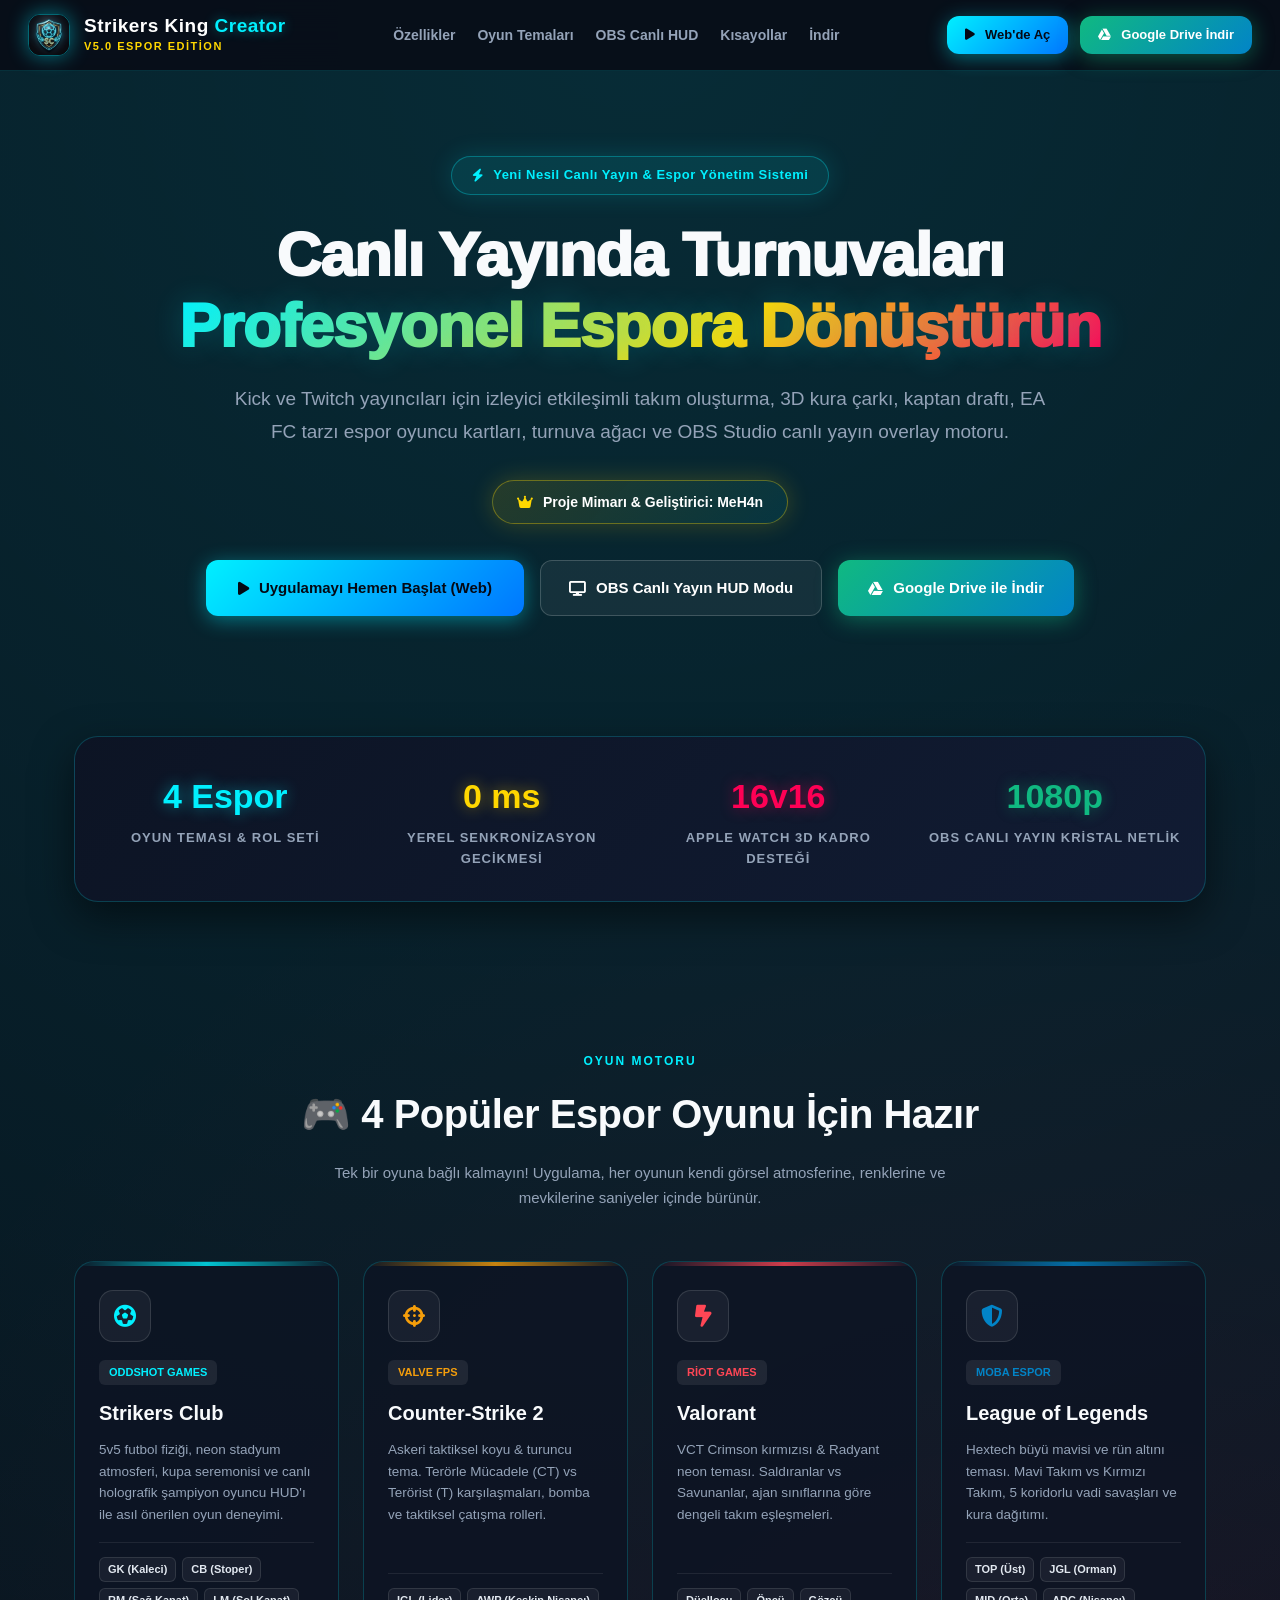
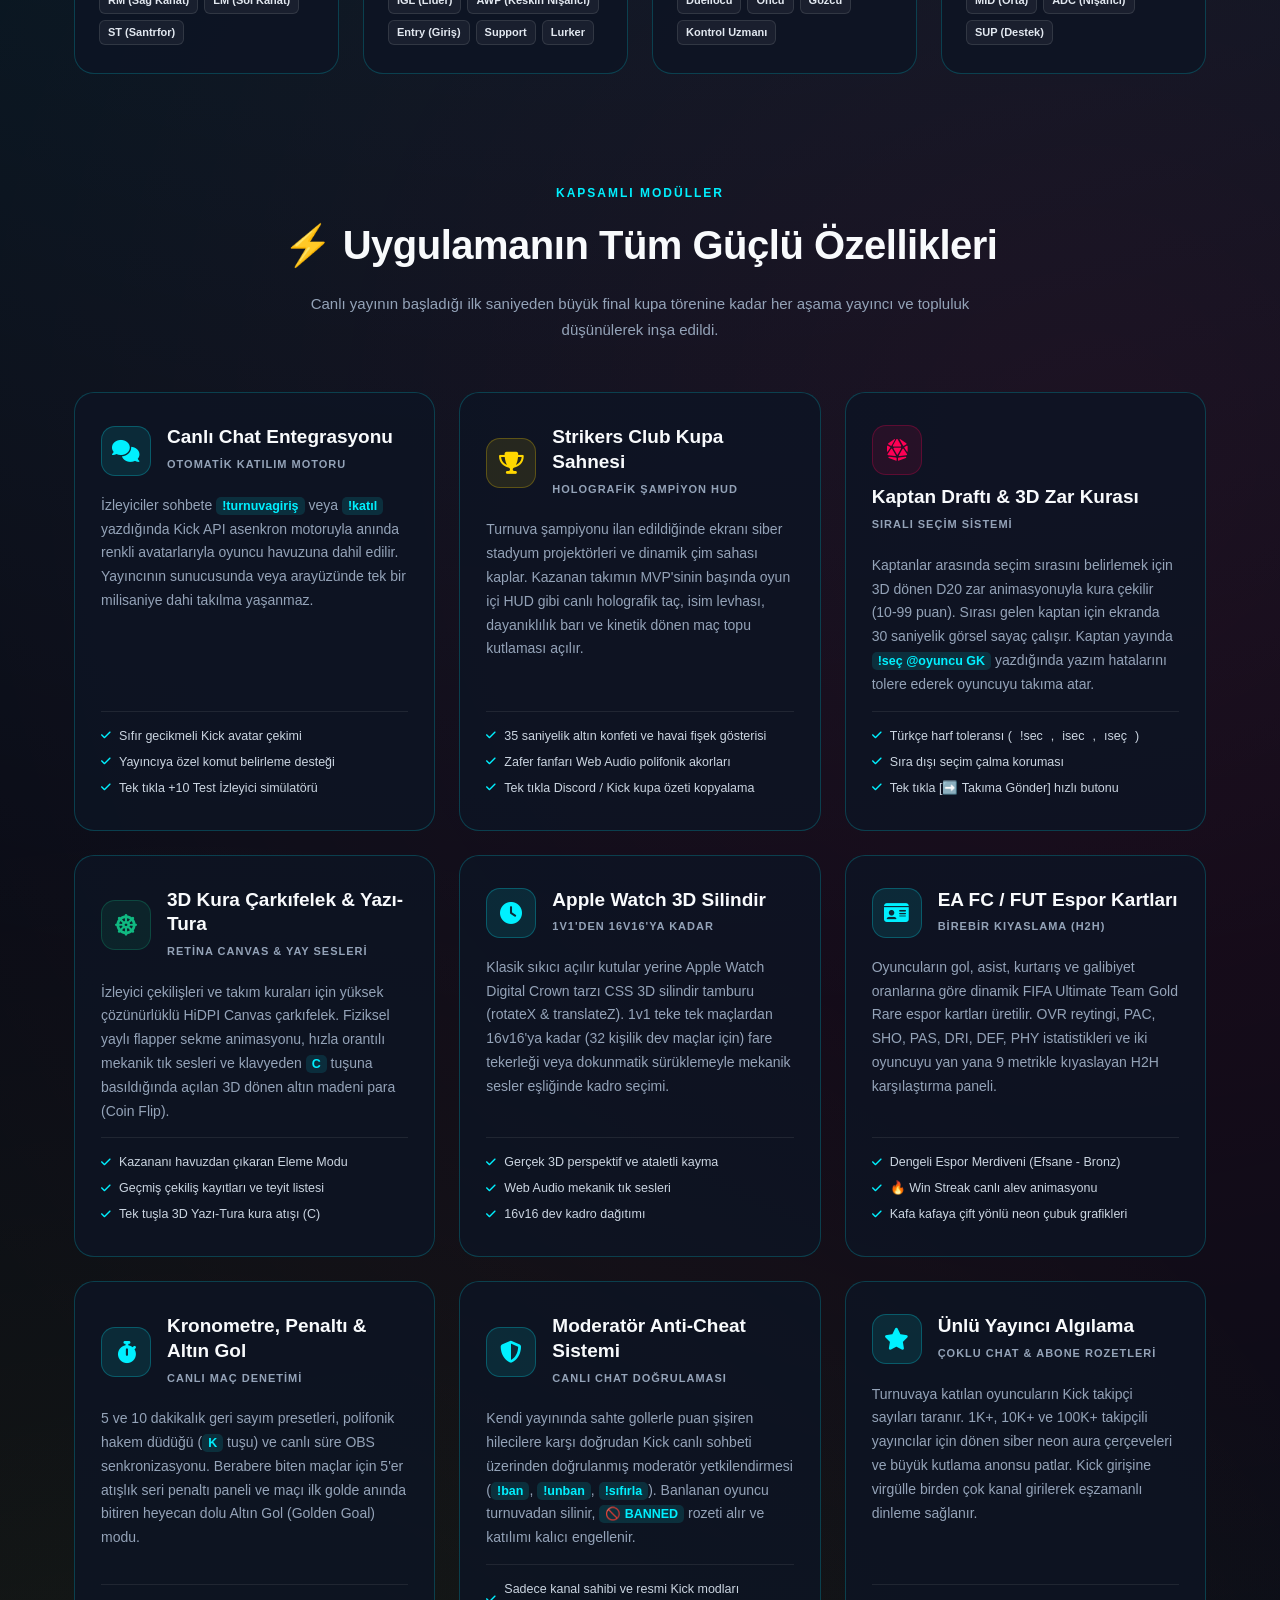
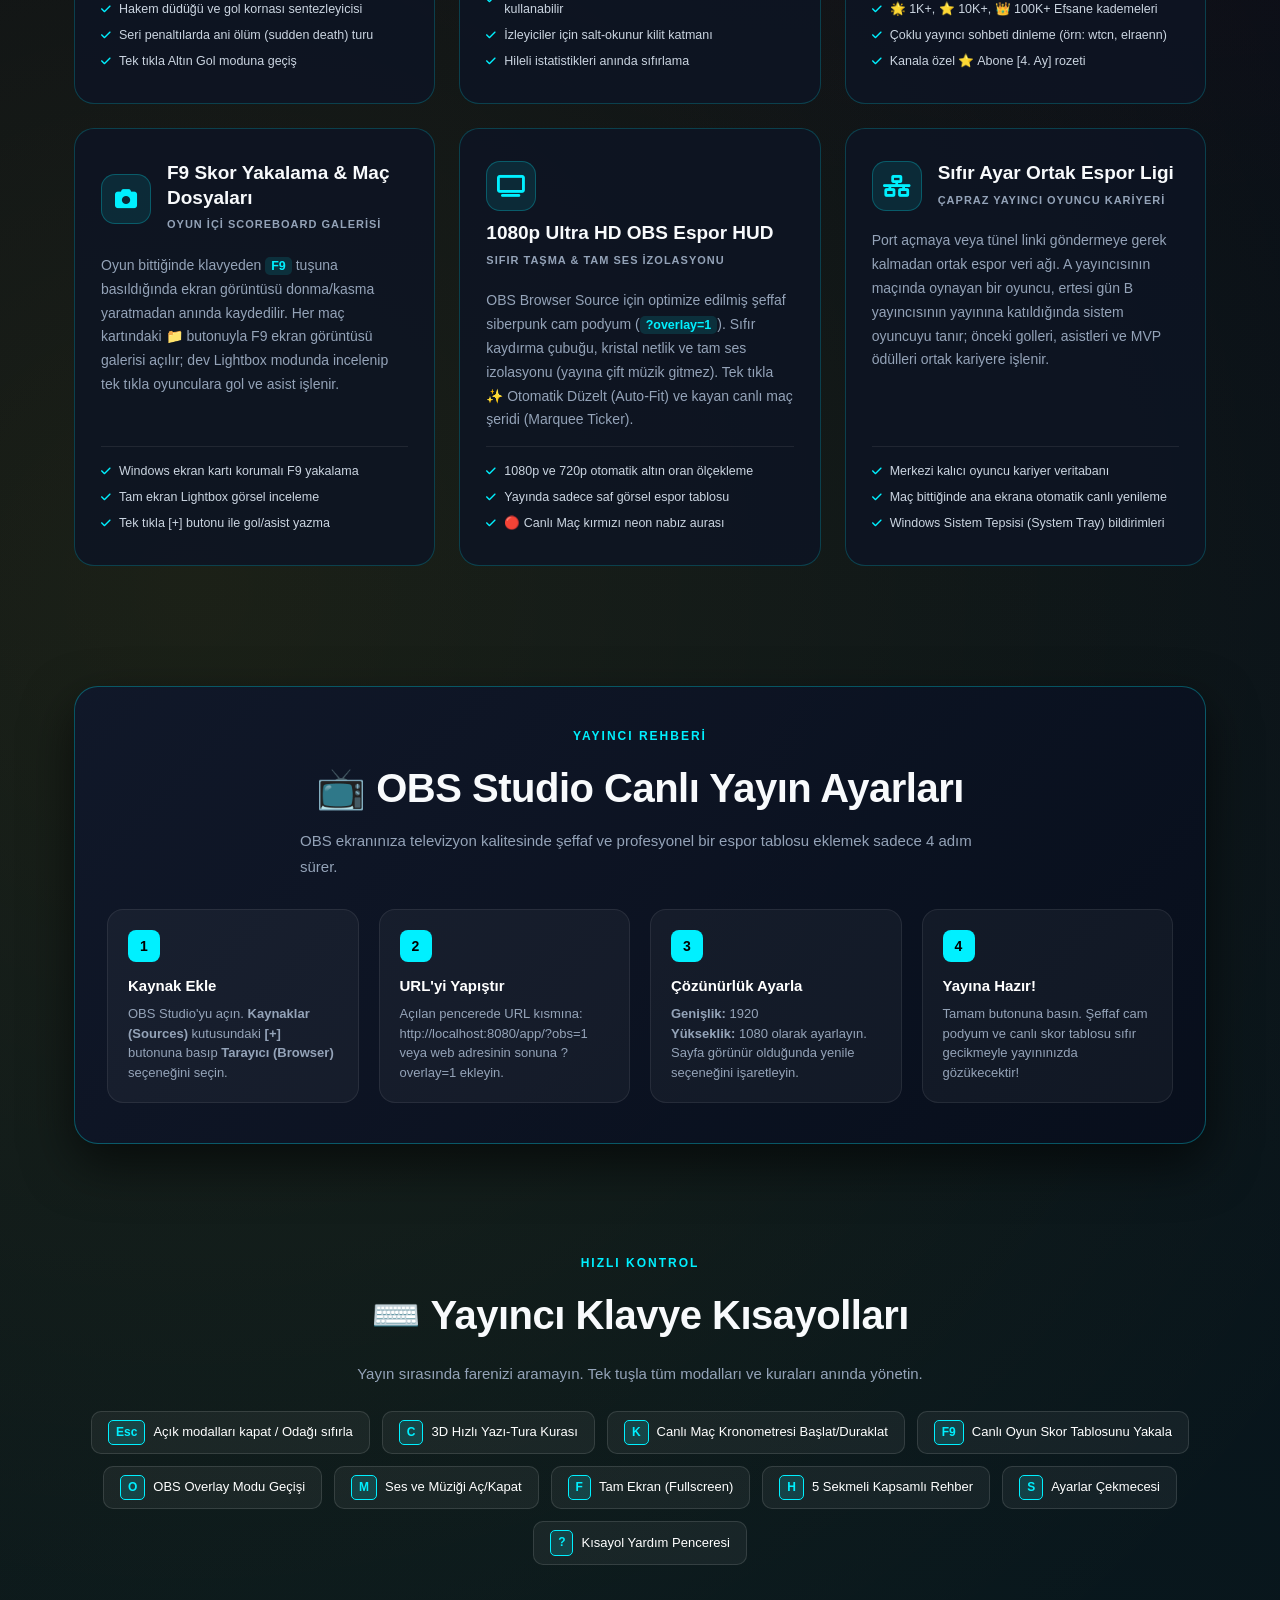
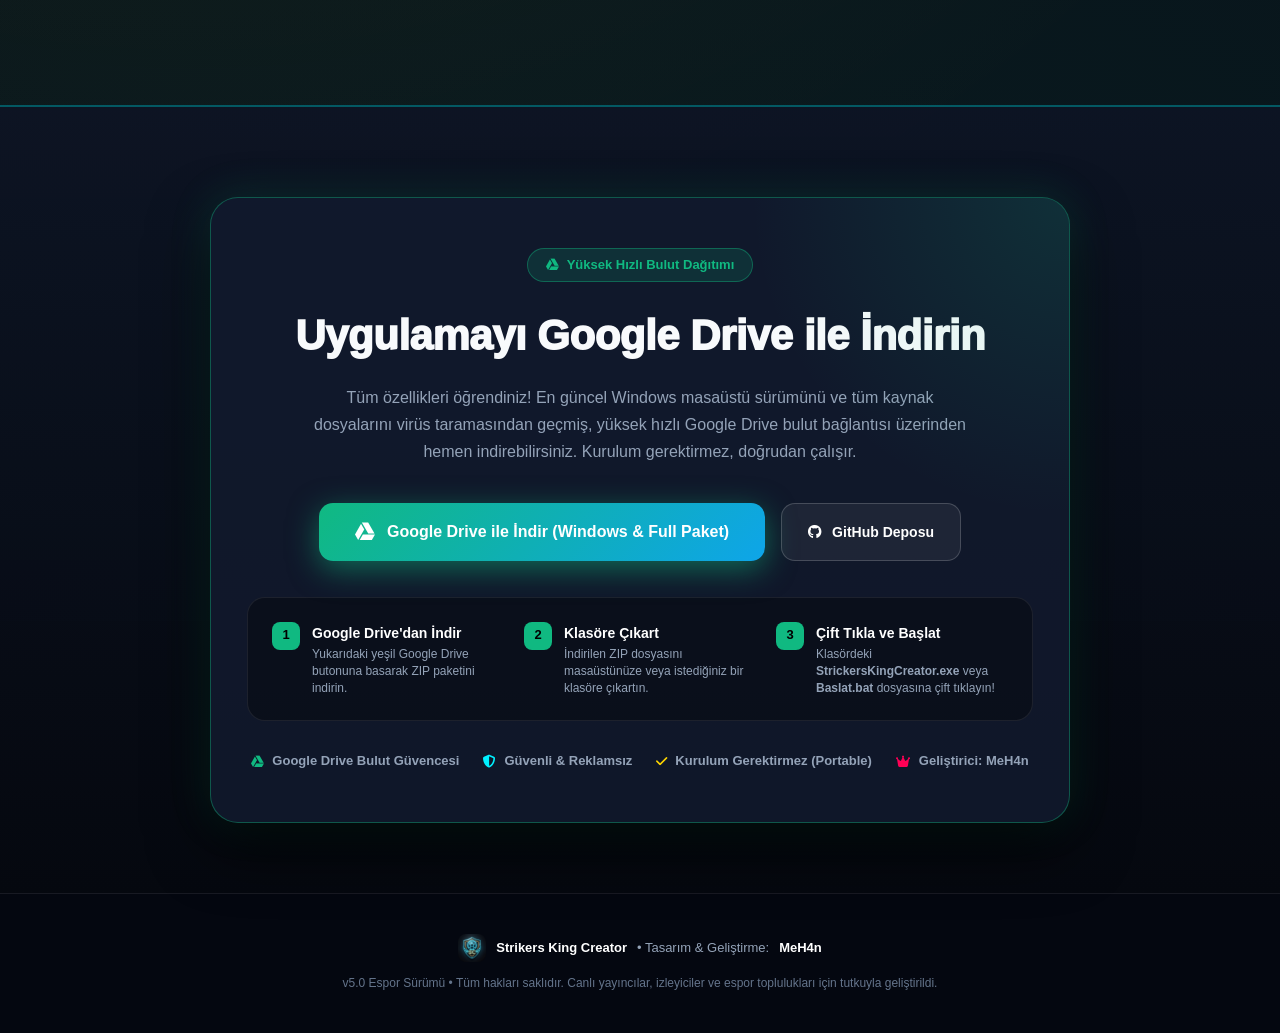
<file: index.html>
<!DOCTYPE html>
<html lang="tr">
<head>
    <meta charset="UTF-8">
    <meta name="viewport" content="width=device-width, initial-scale=1.0">
    <title>Strikers King Creator - Espor Turnuva & Takım Seçme Uygulaması | MeH4n</title>
    <link rel="icon" type="image/x-icon" href="app/app.ico">
    <link rel="stylesheet" href="https://cdnjs.cloudflare.com/ajax/libs/font-awesome/6.4.0/css/all.min.css">
    <style>
        :root {
            --primary: #00f0ff;
            --primary-glow: rgba(0, 240, 255, 0.45);
            --gold: #ffd700;
            --gold-glow: rgba(255, 215, 0, 0.45);
            --accent: #ff0055;
            --accent-glow: rgba(255, 0, 85, 0.45);
            --emerald: #10b981;
            --emerald-glow: rgba(16, 185, 129, 0.45);
            --bg-dark: #080c16;
            --bg-card: rgba(13, 20, 36, 0.85);
            --border-card: rgba(0, 240, 255, 0.2);
            --text-main: #f8fafc;
            --text-muted: #94a3b8;
            --font-stack: -apple-system, BlinkMacSystemFont, 'Segoe UI', Roboto, Helvetica, Arial, sans-serif;
        }

        * {
            margin: 0;
            padding: 0;
            box-sizing: border-box;
            font-family: var(--font-stack);
            scroll-behavior: smooth;
        }

        body {
            background-color: var(--bg-dark);
            color: var(--text-main);
            min-height: 100vh;
            line-height: 1.6;
            overflow-x: hidden;
            background-image: 
                radial-gradient(circle at 50% 0%, rgba(0, 240, 255, 0.14) 0%, transparent 45%),
                radial-gradient(circle at 85% 35%, rgba(255, 0, 85, 0.09) 0%, transparent 35%),
                radial-gradient(circle at 15% 65%, rgba(255, 215, 0, 0.08) 0%, transparent 35%),
                radial-gradient(circle at 50% 100%, rgba(16, 185, 129, 0.1) 0%, transparent 50%);
        }

        /* Navigasyon */
        nav {
            position: sticky;
            top: 0;
            z-index: 1000;
            backdrop-filter: blur(20px);
            background: rgba(8, 12, 22, 0.88);
            border-bottom: 1px solid rgba(0, 240, 255, 0.15);
            padding: 14px 28px;
            display: flex;
            justify-content: space-between;
            align-items: center;
        }

        .nav-brand {
            display: flex;
            align-items: center;
            gap: 14px;
            text-decoration: none;
            color: #fff;
        }

        .nav-logo {
            width: 42px;
            height: 42px;
            border-radius: 12px;
            box-shadow: 0 0 20px var(--primary-glow);
            border: 1px solid rgba(0, 240, 255, 0.4);
        }

        .nav-brand-text {
            display: flex;
            flex-direction: column;
        }

        .nav-title {
            font-size: 19px;
            font-weight: 900;
            letter-spacing: 0.5px;
            line-height: 1.2;
        }

        .nav-title span {
            color: var(--primary);
            text-shadow: 0 0 12px var(--primary-glow);
        }

        .nav-subtitle {
            font-size: 11px;
            font-weight: 700;
            color: var(--gold);
            text-transform: uppercase;
            letter-spacing: 1.5px;
        }

        .nav-links {
            display: flex;
            gap: 22px;
            align-items: center;
        }

        .nav-link {
            color: var(--text-muted);
            text-decoration: none;
            font-size: 14px;
            font-weight: 600;
            transition: color 0.2s ease;
        }

        .nav-link:hover {
            color: var(--primary);
        }

        .nav-actions {
            display: flex;
            gap: 12px;
            align-items: center;
        }

        /* Butonlar */
        .btn {
            display: inline-flex;
            align-items: center;
            justify-content: center;
            gap: 10px;
            padding: 12px 24px;
            border-radius: 12px;
            font-size: 14px;
            font-weight: 700;
            text-decoration: none;
            cursor: pointer;
            transition: all 0.25s cubic-bezier(0.4, 0, 0.2, 1);
            border: none;
            white-space: nowrap;
        }

        .btn-primary {
            background: linear-gradient(135deg, #00f0ff, #0077ff);
            color: #040914;
            box-shadow: 0 4px 20px rgba(0, 240, 255, 0.4);
        }

        .btn-primary:hover {
            transform: translateY(-2px);
            box-shadow: 0 8px 28px rgba(0, 240, 255, 0.6);
            color: #000;
        }

        .btn-secondary {
            background: rgba(255, 255, 255, 0.06);
            border: 1px solid rgba(255, 255, 255, 0.18);
            color: #fff;
        }

        .btn-secondary:hover {
            background: rgba(255, 255, 255, 0.12);
            border-color: rgba(0, 240, 255, 0.5);
            transform: translateY(-2px);
            color: var(--primary);
        }

        .btn-drive {
            background: linear-gradient(135deg, #10b981, #0284c7);
            color: #fff;
            box-shadow: 0 4px 22px rgba(16, 185, 129, 0.45);
        }

        .btn-drive:hover {
            transform: translateY(-2px);
            box-shadow: 0 8px 30px rgba(16, 185, 129, 0.7);
        }

        /* Hero Alanı */
        .hero {
            padding: 85px 24px 50px;
            max-width: 1160px;
            margin: 0 auto;
            text-align: center;
            position: relative;
        }

        .hero-badge {
            display: inline-flex;
            align-items: center;
            gap: 10px;
            padding: 8px 20px;
            background: rgba(0, 240, 255, 0.1);
            border: 1px solid rgba(0, 240, 255, 0.3);
            border-radius: 999px;
            font-size: 13px;
            font-weight: 800;
            color: var(--primary);
            margin-bottom: 24px;
            letter-spacing: 0.5px;
            box-shadow: 0 0 25px rgba(0, 240, 255, 0.15);
        }

        .hero-title {
            font-size: clamp(34px, 5.5vw, 62px);
            font-weight: 950;
            line-height: 1.15;
            margin-bottom: 22px;
            letter-spacing: -1px;
        }

        .hero-title .gradient-text {
            background: linear-gradient(135deg, #00f0ff 0%, #ffd700 60%, #ff0055 100%);
            -webkit-background-clip: text;
            -webkit-text-fill-color: transparent;
            text-shadow: 0 0 30px rgba(0, 240, 255, 0.2);
        }

        .hero-desc {
            font-size: clamp(16px, 2vw, 19px);
            color: var(--text-muted);
            max-width: 820px;
            margin: 0 auto 32px;
            line-height: 1.7;
        }

        .author-tag {
            display: inline-flex;
            align-items: center;
            gap: 10px;
            background: linear-gradient(135deg, rgba(255, 215, 0, 0.12), rgba(0, 240, 255, 0.08));
            border: 1px solid rgba(255, 215, 0, 0.35);
            padding: 10px 24px;
            border-radius: 999px;
            font-size: 14px;
            font-weight: 800;
            color: #fff;
            margin-bottom: 36px;
            box-shadow: 0 0 25px rgba(255, 215, 0, 0.2);
        }

        .author-tag i {
            color: var(--gold);
        }

        .hero-cta {
            display: flex;
            justify-content: center;
            gap: 16px;
            flex-wrap: wrap;
            margin-bottom: 50px;
        }

        /* İstatistik & Bilgi Şeridi */
        .stats-strip {
            background: linear-gradient(135deg, rgba(13, 20, 36, 0.95), rgba(18, 28, 52, 0.95));
            border: 1px solid var(--border-card);
            border-radius: 24px;
            padding: 32px 24px;
            margin: 20px auto 70px;
            max-width: 1140px;
            display: grid;
            grid-template-columns: repeat(auto-fit, minmax(200px, 1fr));
            gap: 24px;
            text-align: center;
            box-shadow: 0 15px 40px rgba(0, 0, 0, 0.5);
        }

        .stat-item h3 {
            font-size: 34px;
            font-weight: 900;
            color: var(--primary);
            margin-bottom: 4px;
            text-shadow: 0 0 15px var(--primary-glow);
        }

        .stat-item:nth-child(2) h3 { color: var(--gold); text-shadow: 0 0 15px var(--gold-glow); }
        .stat-item:nth-child(3) h3 { color: var(--accent); text-shadow: 0 0 15px var(--accent-glow); }
        .stat-item:nth-child(4) h3 { color: var(--emerald); text-shadow: 0 0 15px var(--emerald-glow); }

        .stat-item p {
            color: var(--text-muted);
            font-size: 13px;
            font-weight: 700;
            text-transform: uppercase;
            letter-spacing: 1px;
        }

        /* Bölüm Standartları */
        .section {
            max-width: 1180px;
            margin: 0 auto;
            padding: 60px 24px;
        }

        .section-header {
            text-align: center;
            margin-bottom: 50px;
        }

        .section-tag {
            font-size: 12px;
            font-weight: 900;
            text-transform: uppercase;
            letter-spacing: 2px;
            color: var(--primary);
            margin-bottom: 10px;
        }

        .section-title {
            font-size: clamp(28px, 4vw, 40px);
            font-weight: 900;
            margin-bottom: 14px;
            letter-spacing: -0.5px;
        }

        .section-desc {
            color: var(--text-muted);
            max-width: 680px;
            margin: 0 auto;
            font-size: 15px;
            line-height: 1.7;
        }

        /* Oyun Kartları Vitrini */
        .games-grid {
            display: grid;
            grid-template-columns: repeat(auto-fit, minmax(260px, 1fr));
            gap: 24px;
            margin-bottom: 40px;
        }

        .game-card {
            background: var(--bg-card);
            border: 1px solid var(--border-card);
            border-radius: 20px;
            padding: 28px 24px;
            transition: all 0.3s cubic-bezier(0.4, 0, 0.2, 1);
            position: relative;
            overflow: hidden;
            display: flex;
            flex-direction: column;
        }

        .game-card::before {
            content: '';
            position: absolute;
            top: 0;
            left: 0;
            right: 0;
            height: 4px;
            background: linear-gradient(90deg, transparent, var(--card-accent, var(--primary)), transparent);
            opacity: 0.8;
        }

        .game-card:hover {
            transform: translateY(-6px);
            border-color: var(--card-accent, var(--primary));
            box-shadow: 0 16px 36px rgba(0, 0, 0, 0.6), 0 0 25px rgba(0, 240, 255, 0.15);
        }

        .game-card.strikers { --card-accent: #00f0ff; }
        .game-card.cs2 { --card-accent: #f59e0b; }
        .game-card.valorant { --card-accent: #ff4655; }
        .game-card.lol { --card-accent: #0284c7; }

        .game-icon-box {
            width: 52px;
            height: 52px;
            border-radius: 14px;
            display: flex;
            align-items: center;
            justify-content: center;
            font-size: 22px;
            margin-bottom: 18px;
            background: rgba(255, 255, 255, 0.05);
            color: var(--card-accent, var(--primary));
            border: 1px solid rgba(255, 255, 255, 0.12);
        }

        .game-badge {
            display: inline-block;
            font-size: 11px;
            font-weight: 800;
            text-transform: uppercase;
            padding: 4px 10px;
            border-radius: 6px;
            background: rgba(255, 255, 255, 0.08);
            color: var(--card-accent, var(--primary));
            margin-bottom: 12px;
            width: fit-content;
        }

        .game-title {
            font-size: 20px;
            font-weight: 800;
            margin-bottom: 10px;
        }

        .game-desc {
            color: var(--text-muted);
            font-size: 13.5px;
            line-height: 1.6;
            margin-bottom: 16px;
            flex-grow: 1;
        }

        .game-roles {
            display: flex;
            flex-wrap: wrap;
            gap: 6px;
            padding-top: 14px;
            border-top: 1px solid rgba(255, 255, 255, 0.08);
        }

        .role-chip {
            font-size: 11px;
            font-weight: 700;
            padding: 3px 8px;
            border-radius: 6px;
            background: rgba(255, 255, 255, 0.05);
            border: 1px solid rgba(255, 255, 255, 0.1);
            color: #e2e8f0;
        }

        /* Ana Özellik Izgarası */
        .features-grid {
            display: grid;
            grid-template-columns: repeat(auto-fit, minmax(340px, 1fr));
            gap: 24px;
        }

        .feature-card {
            background: var(--bg-card);
            border: 1px solid var(--border-card);
            border-radius: 20px;
            padding: 32px 26px;
            transition: all 0.3s cubic-bezier(0.4, 0, 0.2, 1);
            position: relative;
            overflow: hidden;
            display: flex;
            flex-direction: column;
        }

        .feature-card:hover {
            transform: translateY(-5px);
            border-color: var(--primary);
            box-shadow: 0 16px 36px rgba(0, 0, 0, 0.6), 0 0 25px rgba(0, 240, 255, 0.18);
        }

        .feature-top {
            display: flex;
            align-items: center;
            gap: 16px;
            margin-bottom: 18px;
        }

        .feature-icon {
            width: 50px;
            height: 50px;
            border-radius: 14px;
            display: flex;
            align-items: center;
            justify-content: center;
            font-size: 22px;
            background: rgba(0, 240, 255, 0.1);
            color: var(--primary);
            border: 1px solid rgba(0, 240, 255, 0.25);
            flex-shrink: 0;
        }

        .feature-card:nth-child(2) .feature-icon { background: rgba(255, 215, 0, 0.1); color: var(--gold); border-color: rgba(255, 215, 0, 0.25); }
        .feature-card:nth-child(3) .feature-icon { background: rgba(255, 0, 85, 0.1); color: var(--accent); border-color: rgba(255, 0, 85, 0.25); }
        .feature-card:nth-child(4) .feature-icon { background: rgba(16, 185, 129, 0.1); color: var(--emerald); border-color: rgba(16, 185, 129, 0.25); }

        .feature-title-box h3 {
            font-size: 19px;
            font-weight: 800;
            line-height: 1.3;
        }

        .feature-title-box span {
            font-size: 11px;
            font-weight: 700;
            text-transform: uppercase;
            letter-spacing: 1px;
            color: var(--text-muted);
        }

        .feature-body {
            color: var(--text-muted);
            font-size: 14px;
            line-height: 1.7;
            flex-grow: 1;
        }

        .feature-body code {
            background: rgba(0, 240, 255, 0.12);
            color: var(--primary);
            padding: 2px 6px;
            border-radius: 5px;
            font-size: 12.5px;
            font-weight: 700;
        }

        .feature-bullets {
            list-style: none;
            margin-top: 14px;
            padding-top: 14px;
            border-top: 1px solid rgba(255, 255, 255, 0.08);
            display: flex;
            flex-direction: column;
            gap: 6px;
        }

        .feature-bullets li {
            font-size: 12.5px;
            color: #cbd5e1;
            display: flex;
            align-items: center;
            gap: 8px;
        }

        .feature-bullets li i {
            font-size: 11px;
            color: var(--primary);
        }

        /* OBS Kılavuzu */
        .obs-guide-card {
            background: linear-gradient(135deg, rgba(16, 24, 42, 0.95), rgba(8, 14, 28, 0.95));
            border: 1px solid rgba(0, 240, 255, 0.3);
            border-radius: 24px;
            padding: 40px 32px;
            margin: 40px auto;
            box-shadow: 0 20px 50px rgba(0, 0, 0, 0.6);
        }

        .obs-steps-grid {
            display: grid;
            grid-template-columns: repeat(auto-fit, minmax(220px, 1fr));
            gap: 20px;
            margin-top: 30px;
        }

        .obs-step {
            background: rgba(255, 255, 255, 0.04);
            border: 1px solid rgba(255, 255, 255, 0.08);
            border-radius: 16px;
            padding: 20px;
            text-align: left;
        }

        .obs-step-num {
            width: 32px;
            height: 32px;
            border-radius: 8px;
            background: var(--primary);
            color: #000;
            font-weight: 900;
            display: flex;
            align-items: center;
            justify-content: center;
            font-size: 14px;
            margin-bottom: 12px;
        }

        .obs-step h4 {
            font-size: 15px;
            font-weight: 800;
            margin-bottom: 6px;
            color: #fff;
        }

        .obs-step p {
            font-size: 13px;
            color: var(--text-muted);
            line-height: 1.5;
        }

        /* Kısayollar Tablosu */
        .hotkeys-strip {
            display: flex;
            flex-wrap: wrap;
            justify-content: center;
            gap: 12px;
            margin-top: 24px;
        }

        .hotkey-badge {
            background: rgba(255, 255, 255, 0.05);
            border: 1px solid rgba(255, 255, 255, 0.12);
            padding: 8px 16px;
            border-radius: 10px;
            font-size: 13px;
            color: #fff;
            display: flex;
            align-items: center;
            gap: 8px;
        }

        .hotkey-badge kbd {
            background: rgba(0, 240, 255, 0.15);
            border: 1px solid var(--primary);
            color: var(--primary);
            padding: 2px 7px;
            border-radius: 5px;
            font-weight: 800;
            font-size: 12px;
        }

        /* İNDİRME BÖLÜMÜ */
        .download-section {
            background: linear-gradient(180deg, rgba(13, 20, 36, 0.95) 0%, rgba(5, 8, 15, 1) 100%);
            border-top: 2px solid rgba(0, 240, 255, 0.35);
            padding: 90px 24px 70px;
            text-align: center;
            margin-top: 80px;
            position: relative;
        }

        .download-card {
            max-width: 860px;
            margin: 0 auto;
            background: rgba(18, 26, 46, 0.85);
            border: 1px solid rgba(16, 185, 129, 0.4);
            border-radius: 28px;
            padding: 50px 36px;
            box-shadow: 0 25px 60px rgba(0, 0, 0, 0.7), 0 0 40px rgba(16, 185, 129, 0.2);
            position: relative;
            overflow: hidden;
        }

        .download-card::after {
            content: '';
            position: absolute;
            top: -50%;
            right: -50%;
            width: 100%;
            height: 100%;
            background: radial-gradient(circle, rgba(16, 185, 129, 0.15) 0%, transparent 60%);
            pointer-events: none;
        }

        .download-badge {
            display: inline-flex;
            align-items: center;
            gap: 8px;
            padding: 6px 18px;
            background: rgba(16, 185, 129, 0.15);
            border: 1px solid rgba(16, 185, 129, 0.4);
            border-radius: 999px;
            font-size: 13px;
            font-weight: 800;
            color: var(--emerald);
            margin-bottom: 20px;
        }

        .download-title {
            font-size: clamp(28px, 4vw, 42px);
            font-weight: 950;
            margin-bottom: 14px;
            letter-spacing: -0.5px;
        }

        .download-desc {
            color: var(--text-muted);
            font-size: 16px;
            margin-bottom: 38px;
            max-width: 660px;
            margin-left: auto;
            margin-right: auto;
            line-height: 1.7;
        }

        .download-buttons {
            display: flex;
            justify-content: center;
            gap: 16px;
            flex-wrap: wrap;
            margin-bottom: 36px;
        }

        .btn-large-drive {
            background: linear-gradient(135deg, #10b981 0%, #0ea5e9 100%);
            color: #fff;
            padding: 16px 36px;
            font-size: 16px;
            border-radius: 14px;
            box-shadow: 0 8px 30px rgba(16, 185, 129, 0.5);
            display: inline-flex;
            align-items: center;
            gap: 12px;
            font-weight: 800;
        }

        .btn-large-drive:hover {
            transform: translateY(-3px);
            box-shadow: 0 12px 40px rgba(16, 185, 129, 0.75);
            color: #fff;
        }

        .btn-large-web {
            background: linear-gradient(135deg, #00f0ff 0%, #0077ff 100%);
            color: #040914;
            padding: 16px 32px;
            font-size: 15px;
            border-radius: 14px;
            font-weight: 800;
            box-shadow: 0 8px 25px rgba(0, 240, 255, 0.4);
        }

        .btn-large-web:hover {
            transform: translateY(-3px);
            box-shadow: 0 12px 35px rgba(0, 240, 255, 0.65);
            color: #000;
        }

        .download-install-steps {
            background: rgba(0, 0, 0, 0.35);
            border: 1px solid rgba(255, 255, 255, 0.08);
            border-radius: 18px;
            padding: 24px;
            margin: 20px 0 30px;
            display: grid;
            grid-template-columns: repeat(auto-fit, minmax(200px, 1fr));
            gap: 20px;
            text-align: left;
        }

        .install-step {
            display: flex;
            align-items: flex-start;
            gap: 12px;
        }

        .install-step-num {
            width: 28px;
            height: 28px;
            border-radius: 8px;
            background: var(--emerald);
            color: #000;
            font-weight: 900;
            font-size: 13px;
            display: flex;
            align-items: center;
            justify-content: center;
            flex-shrink: 0;
        }

        .install-step-text h5 {
            font-size: 14px;
            font-weight: 800;
            color: #fff;
            margin-bottom: 2px;
        }

        .install-step-text p {
            font-size: 12px;
            color: var(--text-muted);
            line-height: 1.4;
        }

        .download-notes {
            font-size: 13px;
            color: var(--text-muted);
            display: flex;
            align-items: center;
            justify-content: center;
            gap: 24px;
            flex-wrap: wrap;
        }

        .download-notes span {
            display: inline-flex;
            align-items: center;
            gap: 8px;
            font-weight: 600;
        }

        /* Footer */
        footer {
            border-top: 1px solid rgba(255, 255, 255, 0.08);
            padding: 40px 24px;
            text-align: center;
            font-size: 13px;
            color: var(--text-muted);
            background: #040710;
        }

        footer strong {
            color: #fff;
        }

        .footer-brand {
            display: flex;
            align-items: center;
            justify-content: center;
            gap: 10px;
            margin-bottom: 12px;
        }

        .footer-brand img {
            width: 28px;
            height: 28px;
            border-radius: 8px;
        }

        @media (max-width: 860px) {
            nav {
                padding: 12px 18px;
            }
            .nav-links {
                display: none;
            }
            .hero {
                padding: 50px 18px 30px;
            }
            .download-card {
                padding: 32px 20px;
            }
        }
    </style>
</head>
<body>

    <!-- Üst Gezinme Çubuğu -->
    <nav>
        <a href="#" class="nav-brand">
            <img src="app/app.png" alt="Strikers King Creator" class="nav-logo">
            <div class="nav-brand-text">
                <div class="nav-title">Strikers King <span>Creator</span></div>
                <div class="nav-subtitle">v5.0 Espor Edition</div>
            </div>
        </a>

        <div class="nav-links">
            <a href="#ozellikler" class="nav-link">Özellikler</a>
            <a href="#oyunlar" class="nav-link">Oyun Temaları</a>
            <a href="#obs" class="nav-link">OBS Canlı HUD</a>
            <a href="#kisayollar" class="nav-link">Kısayollar</a>
            <a href="#indir" class="nav-link">İndir</a>
        </div>

        <div class="nav-actions">
            <a href="app/" class="btn btn-primary" style="padding: 9px 18px; font-size: 13px;">
                <i class="fa-solid fa-play"></i> Web'de Aç
            </a>
            <a href="#indir" class="btn btn-drive" style="padding: 9px 18px; font-size: 13px;">
                <i class="fa-brands fa-google-drive"></i> Google Drive İndir
            </a>
        </div>
    </nav>

    <!-- Hero / Giriş Alanı -->
    <header class="hero">
        <div class="hero-badge">
            <i class="fa-solid fa-bolt"></i> Yeni Nesil Canlı Yayın & Espor Yönetim Sistemi
        </div>

        <h1 class="hero-title">
            Canlı Yayında Turnuvaları <br>
            <span class="gradient-text">Profesyonel Espora Dönüştürün</span>
        </h1>

        <p class="hero-desc">
            Kick ve Twitch yayıncıları için izleyici etkileşimli takım oluşturma, 3D kura çarkı, kaptan draftı, EA FC tarzı espor oyuncu kartları, turnuva ağacı ve OBS Studio canlı yayın overlay motoru.
        </p>

        <div class="author-tag">
            <i class="fa-solid fa-crown"></i>
            <span>Proje Mimarı & Geliştirici: MeH4n</span>
        </div>

        <div class="hero-cta">
            <a href="app/" class="btn btn-primary" style="padding: 15px 32px; font-size: 15px;">
                <i class="fa-solid fa-play"></i> Uygulamayı Hemen Başlat (Web)
            </a>
            <a href="app/?overlay=1" class="btn btn-secondary" style="padding: 15px 28px; font-size: 15px;">
                <i class="fa-solid fa-display"></i> OBS Canlı Yayın HUD Modu
            </a>
            <a href="#indir" class="btn btn-drive" style="padding: 15px 30px; font-size: 15px;">
                <i class="fa-brands fa-google-drive"></i> Google Drive ile İndir
            </a>
        </div>
    </header>

    <!-- İstatistik & Bilgi Şeridi -->
    <section class="section" style="padding-top: 0; padding-bottom: 20px;">
        <div class="stats-strip">
            <div class="stat-item">
                <h3>4 Espor</h3>
                <p>Oyun Teması & Rol Seti</p>
            </div>
            <div class="stat-item">
                <h3>0 ms</h3>
                <p>Yerel Senkronizasyon Gecikmesi</p>
            </div>
            <div class="stat-item">
                <h3>16v16</h3>
                <p>Apple Watch 3D Kadro Desteği</p>
            </div>
            <div class="stat-item">
                <h3>1080p</h3>
                <p>OBS Canlı Yayın Kristal Netlik</p>
            </div>
        </div>
    </section>

    <!-- 1. BÖLÜM: Çoklu Oyun Temaları -->
    <section class="section" id="oyunlar">
        <div class="section-header">
            <div class="section-tag">Oyun Motoru</div>
            <h2 class="section-title">🎮 4 Popüler Espor Oyunu İçin Hazır</h2>
            <p class="section-desc">
                Tek bir oyuna bağlı kalmayın! Uygulama, her oyunun kendi görsel atmosferine, renklerine ve mevkilerine saniyeler içinde bürünür.
            </p>
        </div>

        <div class="games-grid">
            <div class="game-card strikers">
                <div class="game-icon-box"><i class="fa-solid fa-futbol"></i></div>
                <div class="game-badge">Oddshot Games</div>
                <h3 class="game-title">Strikers Club</h3>
                <p class="game-desc">
                    5v5 futbol fiziği, neon stadyum atmosferi, kupa seremonisi ve canlı holografik şampiyon oyuncu HUD'ı ile asıl önerilen oyun deneyimi.
                </p>
                <div class="game-roles">
                    <span class="role-chip">GK (Kaleci)</span>
                    <span class="role-chip">CB (Stoper)</span>
                    <span class="role-chip">RM (Sağ Kanat)</span>
                    <span class="role-chip">LM (Sol Kanat)</span>
                    <span class="role-chip">ST (Santrfor)</span>
                </div>
            </div>

            <div class="game-card cs2">
                <div class="game-icon-box"><i class="fa-solid fa-crosshairs"></i></div>
                <div class="game-badge">Valve FPS</div>
                <h3 class="game-title">Counter-Strike 2</h3>
                <p class="game-desc">
                    Askeri taktiksel koyu & turuncu tema. Terörle Mücadele (CT) vs Terörist (T) karşılaşmaları, bomba ve taktiksel çatışma rolleri.
                </p>
                <div class="game-roles">
                    <span class="role-chip">IGL (Lider)</span>
                    <span class="role-chip">AWP (Keskin Nişancı)</span>
                    <span class="role-chip">Entry (Giriş)</span>
                    <span class="role-chip">Support</span>
                    <span class="role-chip">Lurker</span>
                </div>
            </div>

            <div class="game-card valorant">
                <div class="game-icon-box"><i class="fa-solid fa-bolt-lightning"></i></div>
                <div class="game-badge">Riot Games</div>
                <h3 class="game-title">Valorant</h3>
                <p class="game-desc">
                    VCT Crimson kırmızısı & Radyant neon teması. Saldıranlar vs Savunanlar, ajan sınıflarına göre dengeli takım eşleşmeleri.
                </p>
                <div class="game-roles">
                    <span class="role-chip">Düellocu</span>
                    <span class="role-chip">Öncü</span>
                    <span class="role-chip">Gözcü</span>
                    <span class="role-chip">Kontrol Uzmanı</span>
                </div>
            </div>

            <div class="game-card lol">
                <div class="game-icon-box"><i class="fa-solid fa-shield-halved"></i></div>
                <div class="game-badge">MOBA Espor</div>
                <h3 class="game-title">League of Legends</h3>
                <p class="game-desc">
                    Hextech büyü mavisi ve rün altını teması. Mavi Takım vs Kırmızı Takım, 5 koridorlu vadi savaşları ve kura dağıtımı.
                </p>
                <div class="game-roles">
                    <span class="role-chip">TOP (Üst)</span>
                    <span class="role-chip">JGL (Orman)</span>
                    <span class="role-chip">MID (Orta)</span>
                    <span class="role-chip">ADC (Nişancı)</span>
                    <span class="role-chip">SUP (Destek)</span>
                </div>
            </div>
        </div>
    </section>

    <!-- 2. BÖLÜM: Uygulamanın Tüm Özellikleri -->
    <section class="section" id="ozellikler" style="padding-top: 10px;">
        <div class="section-header">
            <div class="section-tag">Kapsamlı Modüller</div>
            <h2 class="section-title">⚡ Uygulamanın Tüm Güçlü Özellikleri</h2>
            <p class="section-desc">
                Canlı yayının başladığı ilk saniyeden büyük final kupa törenine kadar her aşama yayıncı ve topluluk düşünülerek inşa edildi.
            </p>
        </div>

        <div class="features-grid">
            <!-- 1. Özellik: Chat ve Katılım -->
            <div class="feature-card">
                <div class="feature-top">
                    <div class="feature-icon"><i class="fa-solid fa-comments"></i></div>
                    <div class="feature-title-box">
                        <h3>Canlı Chat Entegrasyonu</h3>
                        <span>Otomatik Katılım Motoru</span>
                    </div>
                </div>
                <div class="feature-body">
                    İzleyiciler sohbete <code>!turnuvagiriş</code> veya <code>!katıl</code> yazdığında Kick API asenkron motoruyla anında renkli avatarlarıyla oyuncu havuzuna dahil edilir. Yayıncının sunucusunda veya arayüzünde tek bir milisaniye dahi takılma yaşanmaz.
                </div>
                <ul class="feature-bullets">
                    <li><i class="fa-solid fa-check"></i> Sıfır gecikmeli Kick avatar çekimi</li>
                    <li><i class="fa-solid fa-check"></i> Yayıncıya özel komut belirleme desteği</li>
                    <li><i class="fa-solid fa-check"></i> Tek tıkla +10 Test İzleyici simülatörü</li>
                </ul>
            </div>

            <!-- 2. Özellik: Strikers Club Kupa Seremonisi -->
            <div class="feature-card">
                <div class="feature-top">
                    <div class="feature-icon"><i class="fa-solid fa-trophy"></i></div>
                    <div class="feature-title-box">
                        <h3>Strikers Club Kupa Sahnesi</h3>
                        <span>Holografik Şampiyon HUD</span>
                    </div>
                </div>
                <div class="feature-body">
                    Turnuva şampiyonu ilan edildiğinde ekranı siber stadyum projektörleri ve dinamik çim sahası kaplar. Kazanan takımın MVP'sinin başında oyun içi HUD gibi canlı holografik taç, isim levhası, dayanıklılık barı ve kinetik dönen maç topu kutlaması açılır.
                </div>
                <ul class="feature-bullets">
                    <li><i class="fa-solid fa-check"></i> 35 saniyelik altın konfeti ve havai fişek gösterisi</li>
                    <li><i class="fa-solid fa-check"></i> Zafer fanfarı Web Audio polifonik akorları</li>
                    <li><i class="fa-solid fa-check"></i> Tek tıkla Discord / Kick kupa özeti kopyalama</li>
                </ul>
            </div>

            <!-- 3. Özellik: Kaptan Draftı & 3D Zar -->
            <div class="feature-card">
                <div class="feature-icon-box" style="margin-bottom: 0;"><div class="feature-icon"><i class="fa-solid fa-dice-d20"></i></div></div>
                <div class="feature-top" style="margin-top: 10px;">
                    <div class="feature-title-box">
                        <h3>Kaptan Draftı & 3D Zar Kurası</h3>
                        <span>Sıralı Seçim Sistemi</span>
                    </div>
                </div>
                <div class="feature-body">
                    Kaptanlar arasında seçim sırasını belirlemek için 3D dönen D20 zar animasyonuyla kura çekilir (10-99 puan). Sırası gelen kaptan için ekranda 30 saniyelik görsel sayaç çalışır. Kaptan yayında <code>!seç @oyuncu GK</code> yazdığında yazım hatalarını tolere ederek oyuncuyu takıma atar.
                </div>
                <ul class="feature-bullets">
                    <li><i class="fa-solid fa-check"></i> Türkçe harf toleransı (<code>!sec</code>, <code>isec</code>, <code>ıseç</code>)</li>
                    <li><i class="fa-solid fa-check"></i> Sıra dışı seçim çalma koruması</li>
                    <li><i class="fa-solid fa-check"></i> Tek tıkla [➡️ Takıma Gönder] hızlı butonu</li>
                </ul>
            </div>

            <!-- 4. Özellik: 3D Çarkıfelek & Yazı-Tura -->
            <div class="feature-card">
                <div class="feature-top">
                    <div class="feature-icon"><i class="fa-solid fa-dharmachakra"></i></div>
                    <div class="feature-title-box">
                        <h3>3D Kura Çarkıfelek & Yazı-Tura</h3>
                        <span>Retina Canvas & Yay Sesleri</span>
                    </div>
                </div>
                <div class="feature-body">
                    İzleyici çekilişleri ve takım kuraları için yüksek çözünürlüklü HiDPI Canvas çarkıfelek. Fiziksel yaylı flapper sekme animasyonu, hızla orantılı mekanik tık sesleri ve klavyeden <code>C</code> tuşuna basıldığında açılan 3D dönen altın madeni para (Coin Flip).
                </div>
                <ul class="feature-bullets">
                    <li><i class="fa-solid fa-check"></i> Kazananı havuzdan çıkaran Eleme Modu</li>
                    <li><i class="fa-solid fa-check"></i> Geçmiş çekiliş kayıtları ve teyit listesi</li>
                    <li><i class="fa-solid fa-check"></i> Tek tuşla 3D Yazı-Tura kura atışı (C)</li>
                </ul>
            </div>

            <!-- 5. Özellik: Apple Watch 3D Silindir -->
            <div class="feature-card">
                <div class="feature-top">
                    <div class="feature-icon"><i class="fa-solid fa-clock"></i></div>
                    <div class="feature-title-box">
                        <h3>Apple Watch 3D Silindir</h3>
                        <span>1v1'den 16v16'ya Kadar</span>
                    </div>
                </div>
                <div class="feature-body">
                    Klasik sıkıcı açılır kutular yerine Apple Watch Digital Crown tarzı CSS 3D silindir tamburu (rotateX & translateZ). 1v1 teke tek maçlardan 16v16'ya kadar (32 kişilik dev maçlar için) fare tekerleği veya dokunmatik sürüklemeyle mekanik sesler eşliğinde kadro seçimi.
                </div>
                <ul class="feature-bullets">
                    <li><i class="fa-solid fa-check"></i> Gerçek 3D perspektif ve ataletli kayma</li>
                    <li><i class="fa-solid fa-check"></i> Web Audio mekanik tık sesleri</li>
                    <li><i class="fa-solid fa-check"></i> 16v16 dev kadro dağıtımı</li>
                </ul>
            </div>

            <!-- 6. Özellik: FUT / EA FC Espor Kartları -->
            <div class="feature-card">
                <div class="feature-top">
                    <div class="feature-icon"><i class="fa-solid fa-id-card"></i></div>
                    <div class="feature-title-box">
                        <h3>EA FC / FUT Espor Kartları</h3>
                        <span>Birebir Kıyaslama (H2H)</span>
                    </div>
                </div>
                <div class="feature-body">
                    Oyuncuların gol, asist, kurtarış ve galibiyet oranlarına göre dinamik FIFA Ultimate Team Gold Rare espor kartları üretilir. OVR reytingi, PAC, SHO, PAS, DRI, DEF, PHY istatistikleri ve iki oyuncuyu yan yana 9 metrikle kıyaslayan H2H karşılaştırma paneli.
                </div>
                <ul class="feature-bullets">
                    <li><i class="fa-solid fa-check"></i> Dengeli Espor Merdiveni (Efsane - Bronz)</li>
                    <li><i class="fa-solid fa-check"></i> 🔥 Win Streak canlı alev animasyonu</li>
                    <li><i class="fa-solid fa-check"></i> Kafa kafaya çift yönlü neon çubuk grafikleri</li>
                </ul>
            </div>

            <!-- 7. Özellik: Kronometre, Penaltılar & Altın Gol -->
            <div class="feature-card">
                <div class="feature-top">
                    <div class="feature-icon"><i class="fa-solid fa-stopwatch"></i></div>
                    <div class="feature-title-box">
                        <h3>Kronometre, Penaltı & Altın Gol</h3>
                        <span>Canlı Maç Denetimi</span>
                    </div>
                </div>
                <div class="feature-body">
                    5 ve 10 dakikalık geri sayım presetleri, polifonik hakem düdüğü (<code>K</code> tuşu) ve canlı süre OBS senkronizasyonu. Berabere biten maçlar için 5'er atışlık seri penaltı paneli ve maçı ilk golde anında bitiren heyecan dolu Altın Gol (Golden Goal) modu.
                </div>
                <ul class="feature-bullets">
                    <li><i class="fa-solid fa-check"></i> Hakem düdüğü ve gol kornası sentezleyicisi</li>
                    <li><i class="fa-solid fa-check"></i> Seri penaltılarda ani ölüm (sudden death) turu</li>
                    <li><i class="fa-solid fa-check"></i> Tek tıkla Altın Gol moduna geçiş</li>
                </ul>
            </div>

            <!-- 8. Özellik: Moderatör Anti-Cheat -->
            <div class="feature-card">
                <div class="feature-top">
                    <div class="feature-icon"><i class="fa-solid fa-shield-halved"></i></div>
                    <div class="feature-title-box">
                        <h3>Moderatör Anti-Cheat Sistemi</h3>
                        <span>Canlı Chat Doğrulaması</span>
                    </div>
                </div>
                <div class="feature-body">
                    Kendi yayınında sahte gollerle puan şişiren hilecilere karşı doğrudan Kick canlı sohbeti üzerinden doğrulanmış moderatör yetkilendirmesi (<code>!ban</code>, <code>!unban</code>, <code>!sıfırla</code>). Banlanan oyuncu turnuvadan silinir, <code>🚫 BANNED</code> rozeti alır ve katılımı kalıcı engellenir.
                </div>
                <ul class="feature-bullets">
                    <li><i class="fa-solid fa-check"></i> Sadece kanal sahibi ve resmi Kick modları kullanabilir</li>
                    <li><i class="fa-solid fa-check"></i> İzleyiciler için salt-okunur kilit katmanı</li>
                    <li><i class="fa-solid fa-check"></i> Hileli istatistikleri anında sıfırlama</li>
                </ul>
            </div>

            <!-- 9. Özellik: Ünlü Yayıncı Algılama & Çoklu Chat -->
            <div class="feature-card">
                <div class="feature-top">
                    <div class="feature-icon"><i class="fa-solid fa-star"></i></div>
                    <div class="feature-title-box">
                        <h3>Ünlü Yayıncı Algılama</h3>
                        <span>Çoklu Chat & Abone Rozetleri</span>
                    </div>
                </div>
                <div class="feature-body">
                    Turnuvaya katılan oyuncuların Kick takipçi sayıları taranır. 1K+, 10K+ ve 100K+ takipçili yayıncılar için dönen siber neon aura çerçeveleri ve büyük kutlama anonsu patlar. Kick girişine virgülle birden çok kanal girilerek eşzamanlı dinleme sağlanır.
                </div>
                <ul class="feature-bullets">
                    <li><i class="fa-solid fa-check"></i> 🌟 1K+, ⭐ 10K+, 👑 100K+ Efsane kademeleri</li>
                    <li><i class="fa-solid fa-check"></i> Çoklu yayıncı sohbeti dinleme (örn: wtcn, elraenn)</li>
                    <li><i class="fa-solid fa-check"></i> Kanala özel ⭐ Abone [4. Ay] rozeti</li>
                </ul>
            </div>

            <!-- 10. Özellik: F9 Skor Yakalama -->
            <div class="feature-card">
                <div class="feature-top">
                    <div class="feature-icon"><i class="fa-solid fa-camera"></i></div>
                    <div class="feature-title-box">
                        <h3>F9 Skor Yakalama & Maç Dosyaları</h3>
                        <span>Oyun İçi Scoreboard Galerisi</span>
                    </div>
                </div>
                <div class="feature-body">
                    Oyun bittiğinde klavyeden <code>F9</code> tuşuna basıldığında ekran görüntüsü donma/kasma yaratmadan anında kaydedilir. Her maç kartındaki 📁 butonuyla F9 ekran görüntüsü galerisi açılır; dev Lightbox modunda incelenip tek tıkla oyunculara gol ve asist işlenir.
                </div>
                <ul class="feature-bullets">
                    <li><i class="fa-solid fa-check"></i> Windows ekran kartı korumalı F9 yakalama</li>
                    <li><i class="fa-solid fa-check"></i> Tam ekran Lightbox görsel inceleme</li>
                    <li><i class="fa-solid fa-check"></i> Tek tıkla [+] butonu ile gol/asist yazma</li>
                </ul>
            </div>

            <!-- 11. Özellik: OBS Studio Overlay -->
            <div class="feature-card">
                <div class="feature-icon-box" style="margin-bottom: 0;"><div class="feature-icon"><i class="fa-solid fa-tv"></i></div></div>
                <div class="feature-top" style="margin-top: 10px;">
                    <div class="feature-title-box">
                        <h3>1080p Ultra HD OBS Espor HUD</h3>
                        <span>Sıfır Taşma & Tam Ses İzolasyonu</span>
                    </div>
                </div>
                <div class="feature-body">
                    OBS Browser Source için optimize edilmiş şeffaf siberpunk cam podyum (<code>?overlay=1</code>). Sıfır kaydırma çubuğu, kristal netlik ve tam ses izolasyonu (yayına çift müzik gitmez). Tek tıkla ✨ Otomatik Düzelt (Auto-Fit) ve kayan canlı maç şeridi (Marquee Ticker).
                </div>
                <ul class="feature-bullets">
                    <li><i class="fa-solid fa-check"></i> 1080p ve 720p otomatik altın oran ölçekleme</li>
                    <li><i class="fa-solid fa-check"></i> Yayında sadece saf görsel espor tablosu</li>
                    <li><i class="fa-solid fa-check"></i> 🔴 Canlı Maç kırmızı neon nabız aurası</li>
                </ul>
            </div>

            <!-- 12. Özellik: Ortak Espor Ligi -->
            <div class="feature-card">
                <div class="feature-top">
                    <div class="feature-icon"><i class="fa-solid fa-network-wired"></i></div>
                    <div class="feature-title-box">
                        <h3>Sıfır Ayar Ortak Espor Ligi</h3>
                        <span>Çapraz Yayıncı Oyuncu Kariyeri</span>
                    </div>
                </div>
                <div class="feature-body">
                    Port açmaya veya tünel linki göndermeye gerek kalmadan ortak espor veri ağı. A yayıncısının maçında oynayan bir oyuncu, ertesi gün B yayıncısının yayınına katıldığında sistem oyuncuyu tanır; önceki golleri, asistleri ve MVP ödülleri ortak kariyere işlenir.
                </div>
                <ul class="feature-bullets">
                    <li><i class="fa-solid fa-check"></i> Merkezi kalıcı oyuncu kariyer veritabanı</li>
                    <li><i class="fa-solid fa-check"></i> Maç bittiğinde ana ekrana otomatik canlı yenileme</li>
                    <li><i class="fa-solid fa-check"></i> Windows Sistem Tepsisi (System Tray) bildirimleri</li>
                </ul>
            </div>
        </div>
    </section>

    <!-- 3. BÖLÜM: OBS Studio Canlı Yayın Kurulum Kılavuzu -->
    <section class="section" id="obs" style="padding-top: 20px;">
        <div class="obs-guide-card">
            <div class="section-tag" style="text-align: center;">Yayıncı Rehberi</div>
            <h2 class="section-title" style="text-align: center; margin-bottom: 8px;">📺 OBS Studio Canlı Yayın Ayarları</h2>
            <p class="section-desc">
                OBS ekranınıza televizyon kalitesinde şeffaf ve profesyonel bir espor tablosu eklemek sadece 4 adım sürer.
            </p>

            <div class="obs-steps-grid">
                <div class="obs-step">
                    <div class="obs-step-num">1</div>
                    <h4>Kaynak Ekle</h4>
                    <p>OBS Studio'yu açın. <strong>Kaynaklar (Sources)</strong> kutusundaki <strong>[+]</strong> butonuna basıp <strong>Tarayıcı (Browser)</strong> seçeneğini seçin.</p>
                </div>
                <div class="obs-step">
                    <div class="obs-step-num">2</div>
                    <h4>URL'yi Yapıştır</h4>
                    <p>Açılan pencerede URL kısmına:<br><code>http://localhost:8080/app/?obs=1</code> veya web adresinin sonuna <code>?overlay=1</code> ekleyin.</p>
                </div>
                <div class="obs-step">
                    <div class="obs-step-num">3</div>
                    <h4>Çözünürlük Ayarla</h4>
                    <p><strong>Genişlik:</strong> <code>1920</code><br><strong>Yükseklik:</strong> <code>1080</code> olarak ayarlayın. Sayfa görünür olduğunda yenile seçeneğini işaretleyin.</p>
                </div>
                <div class="obs-step">
                    <div class="obs-step-num">4</div>
                    <h4>Yayına Hazır!</h4>
                    <p>Tamam butonuna basın. Şeffaf cam podyum ve canlı skor tablosu sıfır gecikmeyle yayınınızda gözükecektir!</p>
                </div>
            </div>
        </div>
    </section>

    <!-- 4. BÖLÜM: Yayıncı Kısayolları -->
    <section class="section" id="kisayollar" style="padding-top: 10px; text-align: center;">
        <div class="section-tag">Hızlı Kontrol</div>
        <h2 class="section-title">⌨️ Yayıncı Klavye Kısayolları</h2>
        <p class="section-desc">
            Yayın sırasında farenizi aramayın. Tek tuşla tüm modalları ve kuraları anında yönetin.
        </p>

        <div class="hotkeys-strip">
            <div class="hotkey-badge"><kbd>Esc</kbd> Açık modalları kapat / Odağı sıfırla</div>
            <div class="hotkey-badge"><kbd>C</kbd> 3D Hızlı Yazı-Tura Kurası</div>
            <div class="hotkey-badge"><kbd>K</kbd> Canlı Maç Kronometresi Başlat/Duraklat</div>
            <div class="hotkey-badge"><kbd>F9</kbd> Canlı Oyun Skor Tablosunu Yakala</div>
            <div class="hotkey-badge"><kbd>O</kbd> OBS Overlay Modu Geçişi</div>
            <div class="hotkey-badge"><kbd>M</kbd> Ses ve Müziği Aç/Kapat</div>
            <div class="hotkey-badge"><kbd>F</kbd> Tam Ekran (Fullscreen)</div>
            <div class="hotkey-badge"><kbd>H</kbd> 5 Sekmeli Kapsamlı Rehber</div>
            <div class="hotkey-badge"><kbd>S</kbd> Ayarlar Çekmecesi</div>
            <div class="hotkey-badge"><kbd>?</kbd> Kısayol Yardım Penceresi</div>
        </div>
    </section>

    <!-- 5. BÖLÜM (EN ALTTADIR): İndirme ve Dosya Seçenekleri -->
    <section class="download-section" id="indir">
        <div class="download-card">
            <div class="download-badge">
                <i class="fa-brands fa-google-drive"></i> Yüksek Hızlı Bulut Dağıtımı
            </div>

            <h2 class="download-title">Uygulamayı Google Drive ile İndirin</h2>
            <p class="download-desc">
                Tüm özellikleri öğrendiniz! En güncel Windows masaüstü sürümünü ve tüm kaynak dosyalarını virüs taramasından geçmiş, yüksek hızlı Google Drive bulut bağlantısı üzerinden hemen indirebilirsiniz. Kurulum gerektirmez, doğrudan çalışır.
            </p>

            <div class="download-buttons">
                <!-- Google Drive ile İndir (Seçenek A) -->
                <a href="https://drive.google.com/drive/folders/1ncXAam-sbA1cH8UbiotI4WhAhEuC6d1S?usp=sharing" target="_blank" class="btn btn-large-drive" id="btnGoogleDrive">
                    <i class="fa-brands fa-google-drive" style="font-size: 20px;"></i>
                    <span>Google Drive ile İndir (Windows & Full Paket)</span>
                </a>

                <!-- GitHub Deposu -->
                <a href="https://github.com/mehmet7helvaci/TAKIM-SE-ME-UYGULAMASI-Strikers-King-Creator" target="_blank" class="btn btn-secondary" style="padding: 16px 26px; border-radius: 14px;">
                    <i class="fa-brands fa-github"></i>
                    <span>GitHub Deposu</span>
                </a>
            </div>

            <!-- 3 Adımlı Kurulum Rehberi -->
            <div class="download-install-steps">
                <div class="install-step">
                    <div class="install-step-num">1</div>
                    <div class="install-step-text">
                        <h5>Google Drive'dan İndir</h5>
                        <p>Yukarıdaki yeşil Google Drive butonuna basarak ZIP paketini indirin.</p>
                    </div>
                </div>
                <div class="install-step">
                    <div class="install-step-num">2</div>
                    <div class="install-step-text">
                        <h5>Klasöre Çıkart</h5>
                        <p>İndirilen ZIP dosyasını masaüstünüze veya istediğiniz bir klasöre çıkartın.</p>
                    </div>
                </div>
                <div class="install-step">
                    <div class="install-step-num">3</div>
                    <div class="install-step-text">
                        <h5>Çift Tıkla ve Başlat</h5>
                        <p>Klasördeki <strong>StrickersKingCreator.exe</strong> veya <strong>Baslat.bat</strong> dosyasına çift tıklayın!</p>
                    </div>
                </div>
            </div>

            <div class="download-notes">
                <span><i class="fa-brands fa-google-drive" style="color: #10b981;"></i> Google Drive Bulut Güvencesi</span>
                <span><i class="fa-solid fa-shield-halved" style="color: #00f0ff;"></i> Güvenli & Reklamsız</span>
                <span><i class="fa-solid fa-check" style="color: #ffd700;"></i> Kurulum Gerektirmez (Portable)</span>
                <span><i class="fa-solid fa-crown" style="color: #ff0055;"></i> Geliştirici: MeH4n</span>
            </div>
        </div>
    </section>

    <!-- Alt Bilgi (Footer) -->
    <footer>
        <div class="footer-brand">
            <img src="app/app.png" alt="Strikers King Creator">
            <strong>Strikers King Creator</strong> • Tasarım & Geliştirme: <strong>MeH4n</strong>
        </div>
        <p style="margin-top: 6px; font-size: 12px; color: #64748b;">
            v5.0 Espor Sürümü • Tüm hakları saklıdır. Canlı yayıncılar, izleyiciler ve espor toplulukları için tutkuyla geliştirildi.
        </p>
    </footer>

</body>
</html>
</file>
